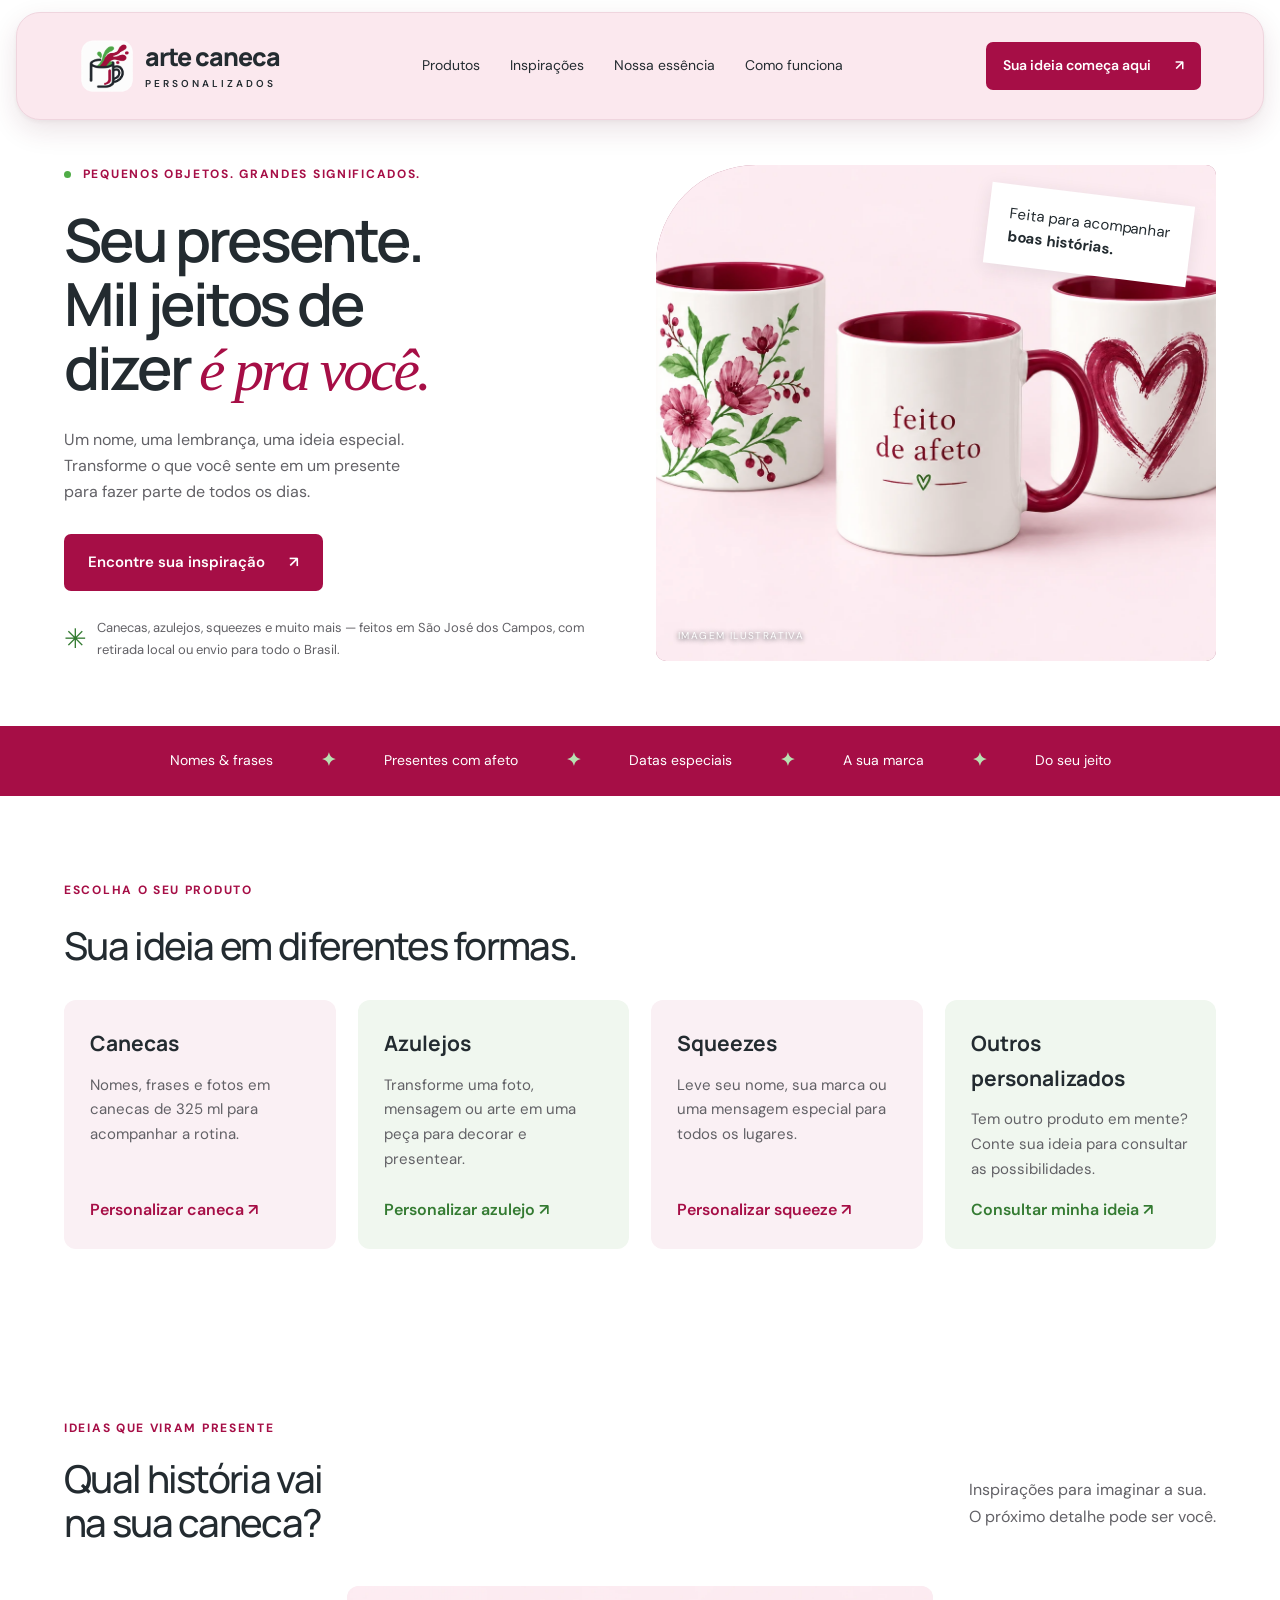
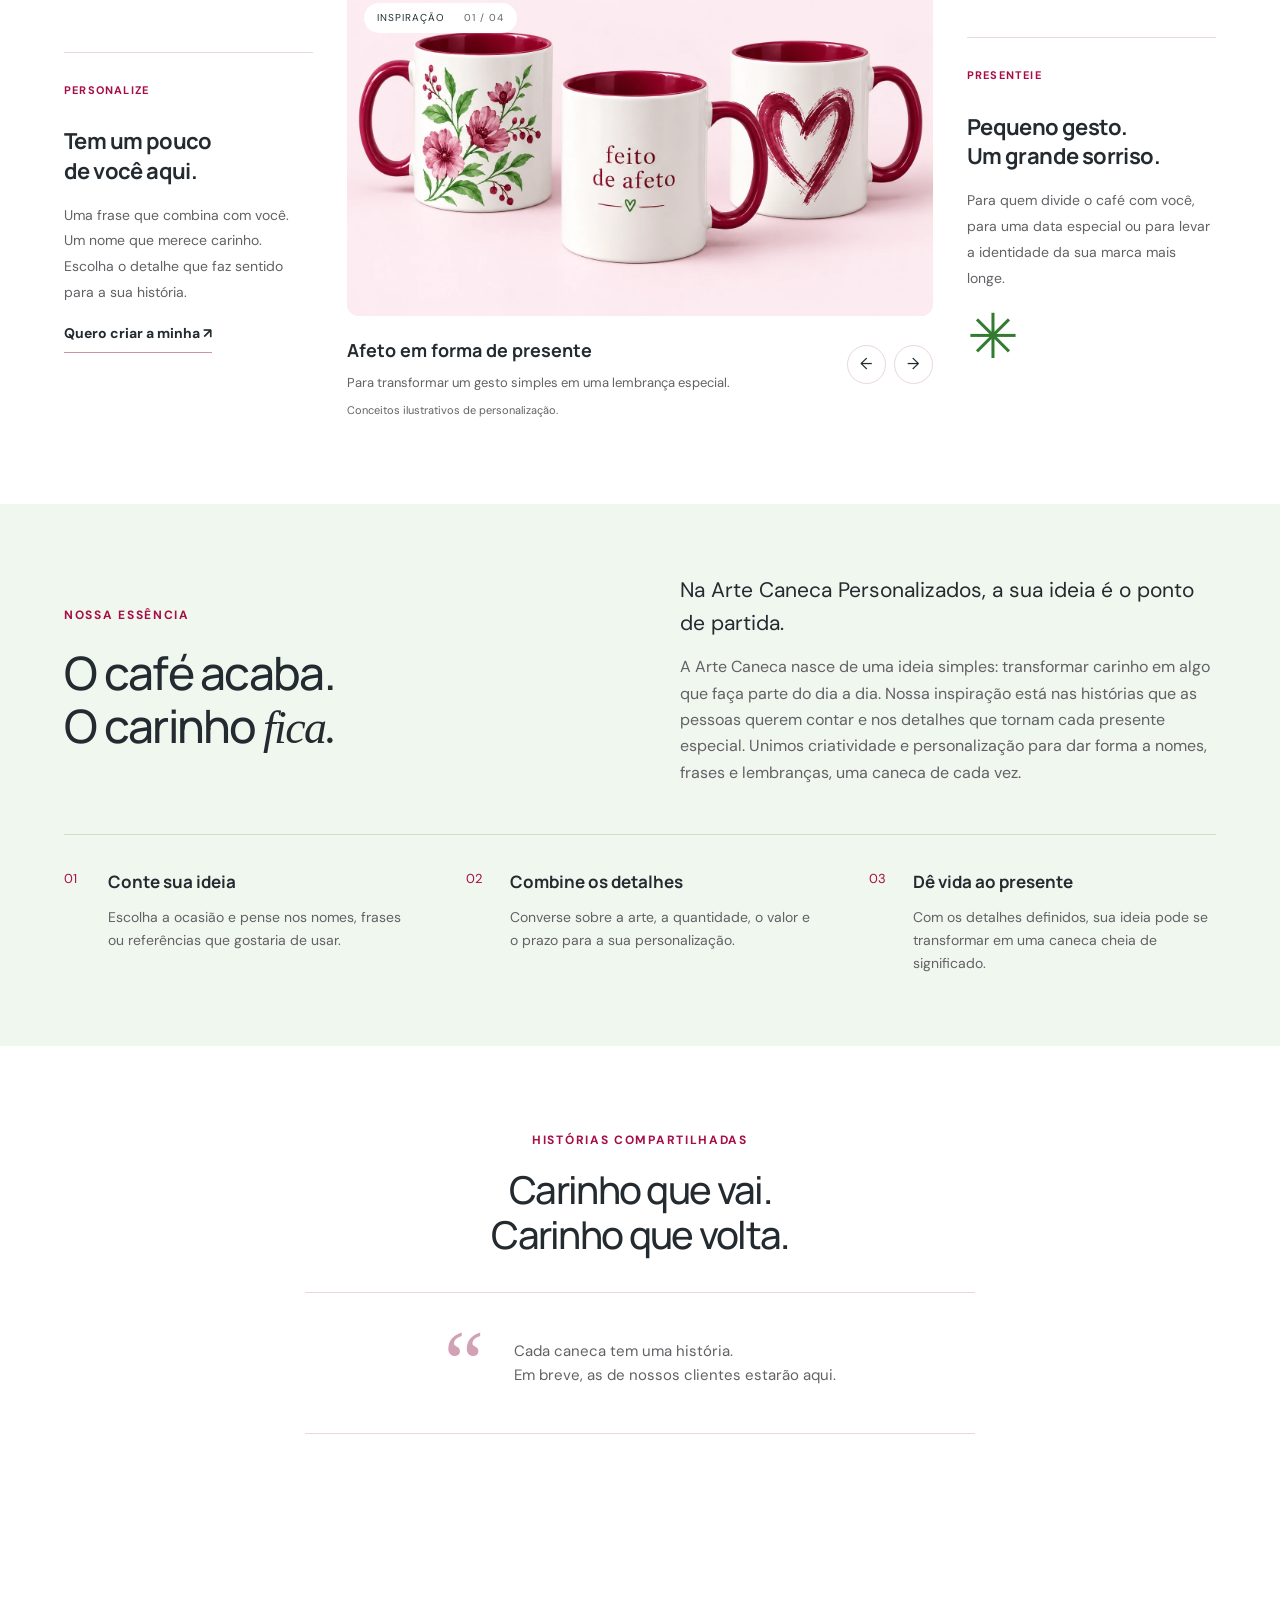
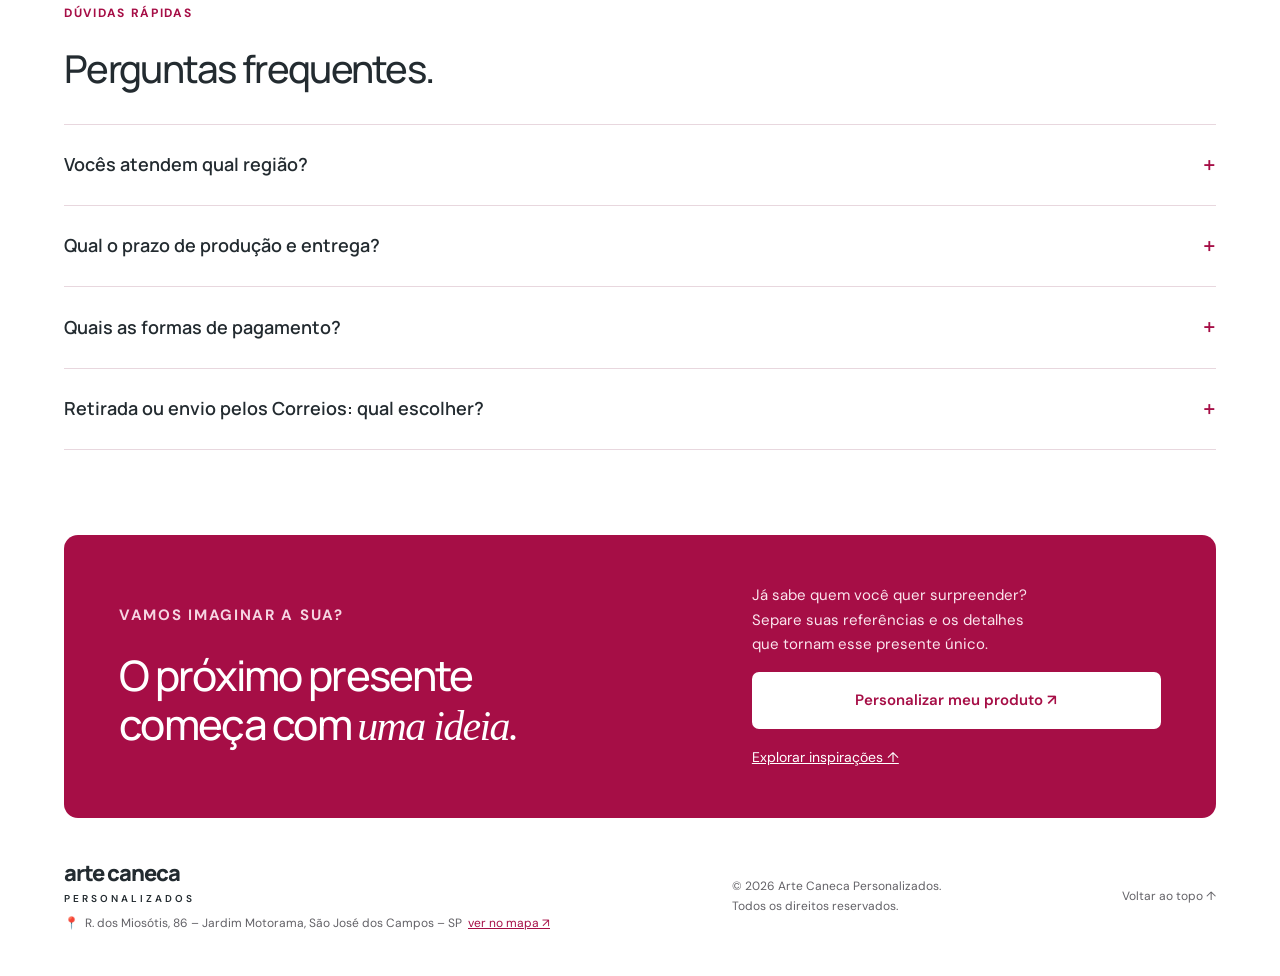
<file: index.html>
<!doctype html>
<html lang="pt-BR">
  <head>
    <meta charset="utf-8" />
    <meta name="viewport" content="width=device-width, initial-scale=1" />
    <title>Arte Caneca Personalizados | Canecas artesanais em São José dos Campos</title>
    <meta
      name="description"
      content="Canecas, azulejos, squeezes e produtos personalizados em São José dos Campos e região. Retirada local ou envio pelos Correios para todo o Brasil."
    />
    <meta property="og:type" content="website" />
    <meta property="og:locale" content="pt_BR" />
    <meta
      property="og:title"
      content="Arte Caneca Personalizados | Canecas artesanais em São José dos Campos"
    />
    <meta
      property="og:description"
      content="Sua ideia ganha lugar na rotina. Canecas, azulejos, squeezes e produtos personalizados, com retirada em São José dos Campos ou envio pelos Correios."
    />
    <meta property="og:image" content="https://SEU-DOMINIO.com.br/images/canecas.webp" />
    <meta property="og:url" content="https://SEU-DOMINIO.com.br/" />
    <link rel="icon" type="image/png" href="images/icone-arte-caneca-arredondado.png" />
    <link rel="stylesheet" href="css/styles.css" />
    <script type="application/ld+json">
      {
        "@context": "https://schema.org",
        "@type": "LocalBusiness",
        "name": "Arte Caneca Personalizados",
        "image": "https://SEU-DOMINIO.com.br/images/canecas.webp",
        "url": "https://SEU-DOMINIO.com.br/",
        "telephone": "+5512992260356",
        "address": {
          "@type": "PostalAddress",
          "streetAddress": "R. dos Miosótis, 86 - Jardim Motorama",
          "addressLocality": "São José dos Campos",
          "addressRegion": "SP",
          "postalCode": "12224-100",
          "addressCountry": "BR"
        }
      }
    </script>
  </head>
  <body>
    <a class="skip" href="#principal">Ir para o conteúdo</a>

    <!-- Cabeçalho: marca e navegação -->
    <header class="site-header">
      <div class="header wrap">
        <a class="brand" href="#" aria-label="Arte Caneca, início"
          ><img
            class="brand-icon"
            src="images/icone-arte-caneca-arredondado.png"
            alt=""
            width="56"
            height="56"
          /><span>arte caneca<small>PERSONALIZADOS</small></span></a
        >
        <nav aria-label="Menu principal">
          <a href="#produtos">Produtos</a><a href="#colecao">Inspirações</a
          ><a href="#sobre">Nossa essência</a><a href="#processo">Como funciona</a>
        </nav>
        <a class="button small order-link" href="pedido.html"
          >Sua ideia começa aqui <span aria-hidden="true">↗</span></a
        >
      </div>
    </header>
    <main id="principal">
      <!-- Apresentação principal -->
      <section class="hero wrap">
        <div class="hero-copy">
          <p class="eyebrow"><span></span> PEQUENOS OBJETOS. GRANDES SIGNIFICADOS.</p>
          <h1>Seu presente.<br />Mil jeitos de<br />dizer <em>é pra você.</em></h1>
          <p>
            Um nome, uma lembrança, uma ideia especial.<br />Transforme o que você sente em um
            presente<br class="desktop" />
            para fazer parte de todos os dias.
          </p>
          <a class="button" href="#colecao"
            >Encontre sua inspiração <span aria-hidden="true">↗</span></a
          >
          <div class="hero-note">
            <span aria-hidden="true">✳</span> Canecas, azulejos, squeezes e muito mais — feitos em
            São José dos Campos, com retirada local ou envio para todo o Brasil.
          </div>
        </div>
        <div class="hero-art">
          <img
            src="images/canecas.webp"
            alt="Exemplos ilustrativos de canecas brancas personalizadas com detalhes em vinho e verde"
            width="1200"
            height="800"
          />
          <div class="art-tag">Feita para acompanhar<br /><strong>boas histórias.</strong></div>
          <span class="image-note">IMAGEM ILUSTRATIVA</span>
        </div>
      </section>

      <!-- Faixa de opções de personalização -->
      <div class="ribbon" aria-label="Opções de personalização">
        <span>Nomes & frases</span><b>✦</b><span>Presentes com afeto</span><b>✦</b
        ><span>Datas especiais</span><b>✦</b><span>A sua marca</span><b>✦</b
        ><span>Do seu jeito</span>
      </div>

      <!-- Produtos disponíveis para personalização -->
      <section class="wrap section" id="produtos" aria-labelledby="products-title">
        <p class="eyebrow">ESCOLHA O SEU PRODUTO</p>
        <h2 id="products-title">Sua ideia em diferentes formas.</h2>
        <div class="product-grid">
          <article>
            <h3>Canecas</h3>
            <p>Nomes, frases e fotos em canecas de 325 ml para acompanhar a rotina.</p>
            <a href="pedido.html?produto=caneca">Personalizar caneca ↗</a>
          </article>
          <article>
            <h3>Azulejos</h3>
            <p>Transforme uma foto, mensagem ou arte em uma peça para decorar e presentear.</p>
            <a href="pedido.html?produto=azulejo">Personalizar azulejo ↗</a>
          </article>
          <article>
            <h3>Squeezes</h3>
            <p>Leve seu nome, sua marca ou uma mensagem especial para todos os lugares.</p>
            <a href="pedido.html?produto=squeeze">Personalizar squeeze ↗</a>
          </article>
          <article>
            <h3>Outros personalizados</h3>
            <p>Tem outro produto em mente? Conte sua ideia para consultar as possibilidades.</p>
            <a href="pedido.html?produto=outro">Consultar minha ideia ↗</a>
          </article>
        </div>
      </section>

      <!-- Galeria de inspirações e controles do carrossel -->
      <section class="collection wrap section" id="colecao">
        <div class="section-head">
          <div>
            <p class="eyebrow">IDEIAS QUE VIRAM PRESENTE</p>
            <h2>Qual história vai<br />na sua caneca?</h2>
          </div>
          <p>Inspirações para imaginar a sua.<br />O próximo detalhe pode ser você.</p>
        </div>
        <div class="showcase">
          <aside class="side-copy">
            <span class="number">PERSONALIZE</span>
            <h3>Tem um pouco<br />de você aqui.</h3>
            <p>
              Uma frase que combina com você. Um nome que merece carinho. Escolha o detalhe que faz
              sentido para a sua história.
            </p>
            <a class="order-link" href="pedido.html"
              >Quero criar a minha <span aria-hidden="true">↗</span></a
            >
          </aside>
          <div
            class="slider"
            role="region"
            aria-roledescription="carrossel"
            aria-label="Inspirações de canecas"
          >
            <div class="slide-image">
              <img
                id="slide-image"
                src="images/canecas.webp"
                alt="Canecas com arte personalizada em vinho e verde, exemplo ilustrativo"
                width="1200"
                height="800"
              /><span class="pill">INSPIRAÇÃO <span id="slide-count">01 / 04</span></span>
            </div>
            <div class="slide-bottom">
              <div aria-live="polite">
                <h3 id="slide-title">Afeto em forma de presente</h3>
                <p id="slide-description">
                  Para transformar um gesto simples em uma lembrança especial.
                </p>
              </div>
              <div class="arrows">
                <button id="previous" aria-label="Inspiração anterior">←</button
                ><button id="next" aria-label="Próxima inspiração">→</button>
              </div>
            </div>
            <p class="caption">Conceitos ilustrativos de personalização.</p>
          </div>
          <aside class="side-copy right">
            <span class="number">PRESENTEIE</span>
            <h3>Pequeno gesto.<br />Um grande sorriso.</h3>
            <p>
              Para quem divide o café com você, para uma data especial ou para levar a identidade da
              sua marca mais longe.
            </p>
            <span class="outline-star" aria-hidden="true">✳</span>
          </aside>
        </div>
      </section>

      <!-- História da empresa e etapas do pedido -->
      <section class="about" id="sobre">
        <div class="wrap about-grid">
          <div>
            <p class="eyebrow">NOSSA ESSÊNCIA</p>
            <h2>O café acaba.<br />O carinho <em>fica.</em></h2>
          </div>
          <div>
            <p id="story-title" class="about-lead">
              Na Arte Caneca Personalizados, a sua ideia é o ponto de partida.
            </p>
            <p id="story-text">
              Acreditamos no valor dos detalhes: uma palavra, uma cor, uma memória. Nossa proposta é
              dar espaço a tudo isso em um objeto que acompanha a rotina e aproxima pessoas.
            </p>
          </div>
        </div>
        <div class="wrap steps" id="processo">
          <article>
            <span>01</span>
            <h3>Conte sua ideia</h3>
            <p>Escolha a ocasião e pense nos nomes, frases ou referências que gostaria de usar.</p>
          </article>
          <article>
            <span>02</span>
            <h3>Combine os detalhes</h3>
            <p>Converse sobre a arte, a quantidade, o valor e o prazo para a sua personalização.</p>
          </article>
          <article>
            <span>03</span>
            <h3>Dê vida ao presente</h3>
            <p>
              Com os detalhes definidos, sua ideia pode se transformar em uma caneca cheia de
              significado.
            </p>
          </article>
        </div>
      </section>

      <!-- Espaço para avaliações reais de clientes -->
      <section class="reviews wrap section">
        <p class="eyebrow">HISTÓRIAS COMPARTILHADAS</p>
        <h2>Carinho que vai.<br />Carinho que volta.</h2>
        <div class="review-empty">
          <span aria-hidden="true">“</span>
          <p>
            Cada caneca tem uma história.<br /><strong
              >Em breve, as de nossos clientes estarão aqui.</strong
            >
          </p>
        </div>
      </section>

      <!-- Perguntas frequentes -->
      <section class="faq wrap section" id="faq" aria-labelledby="faq-title">
        <p class="eyebrow">DÚVIDAS RÁPIDAS</p>
        <h2 id="faq-title">Perguntas frequentes.</h2>
        <div class="faq-list">
          <details class="faq-item">
            <summary>Vocês atendem qual região?</summary>
            <p>
              Temos retirada no local em São José dos Campos e enviamos pelos Correios para todo o
              Brasil.
            </p>
          </details>
          <details class="faq-item">
            <summary>Qual o prazo de produção e entrega?</summary>
            <p>
              O prazo de produção varia conforme o produto e a quantidade, e é confirmado logo após
              o pedido pelo WhatsApp. Para envios, soma-se o prazo dos Correios até o seu endereço.
            </p>
          </details>
          <details class="faq-item">
            <summary>Quais as formas de pagamento?</summary>
            <p>
              As formas de pagamento aceitas são combinadas no fechamento do pedido, pelo WhatsApp.
            </p>
          </details>
          <details class="faq-item">
            <summary>Retirada ou envio pelos Correios: qual escolher?</summary>
            <p>
              Se você está em São José dos Campos, a retirada no local é gratuita e mais rápida.
              Para outras cidades, enviamos pelos Correios, com frete e prazo confirmados a partir
              do seu CEP.
            </p>
          </details>
        </div>
      </section>
      <section class="contact wrap" id="contato">
        <div>
          <p class="eyebrow">VAMOS IMAGINAR A SUA?</p>
          <h2>O próximo presente<br />começa com <em>uma ideia.</em></h2>
        </div>
        <div>
          <p>
            Já sabe quem você quer surpreender?<br />Separe suas referências e os detalhes<br />que
            tornam esse presente único.
          </p>
          <a class="button order-link contact-order-link" href="pedido.html"
            >Personalizar meu produto ↗</a
          ><a class="text-link" href="#colecao">Explorar inspirações ↑</a>
        </div>
      </section>
    </main>

    <!-- Rodapé -->
    <footer class="wrap">
      <div class="footer-brand-group">
        <a class="brand footer-brand" href="#">arte caneca<small>PERSONALIZADOS</small></a>
        <p class="footer-address">
          <span aria-hidden="true">📍</span>R. dos Miosótis, 86 – Jardim Motorama, São José dos
          Campos – SP
          <a
            href="https://maps.app.goo.gl/suKqEvNuu79UVMF27"
            target="_blank"
            rel="noopener noreferrer"
            >ver no mapa ↗</a
          >
        </p>
      </div>
      <p>
        © <span id="year">2026</span> Arte Caneca Personalizados.<br />Todos os direitos
        reservados.
      </p>
      <a href="#">Voltar ao topo ↑</a>
    </footer>

    <!-- Carregue a configuração antes do código que a utiliza -->
    <script src="js/config.js"></script>
    <script src="js/script.js"></script>
  </body>
</html>
</file>
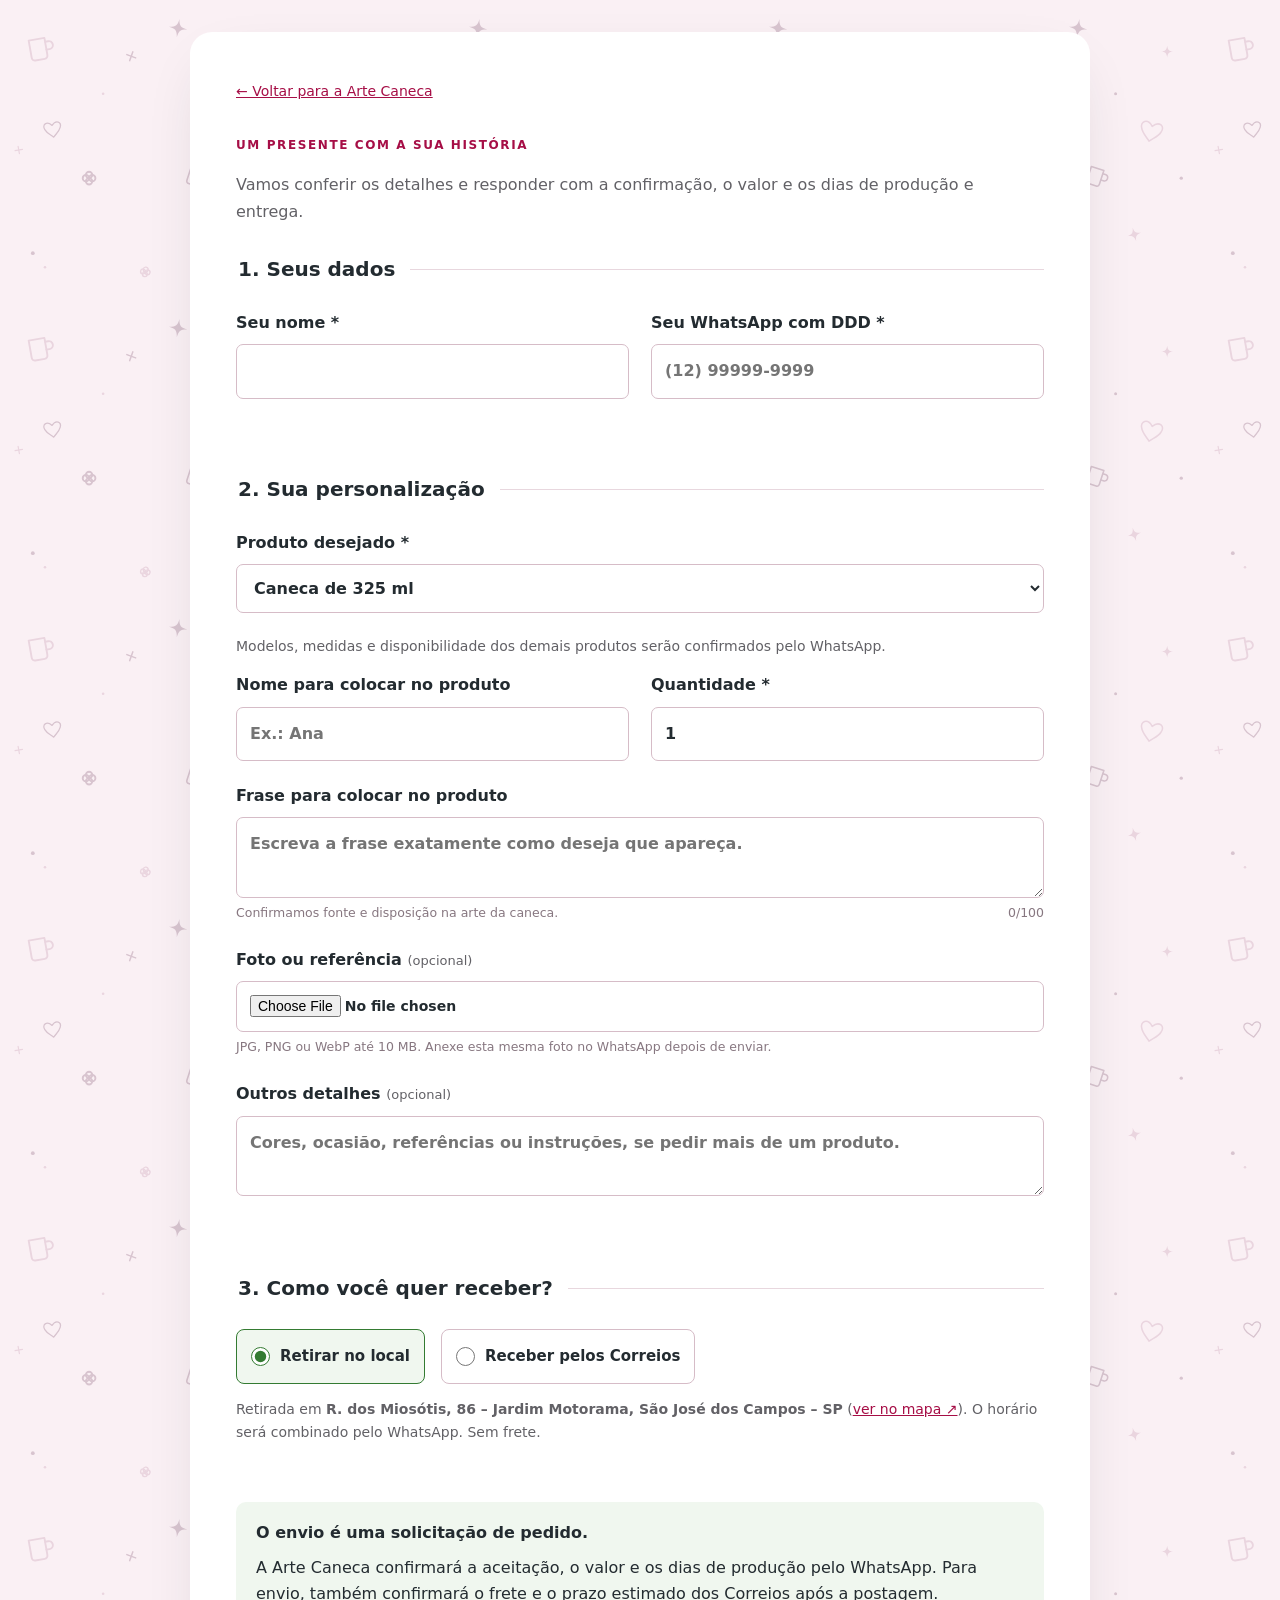
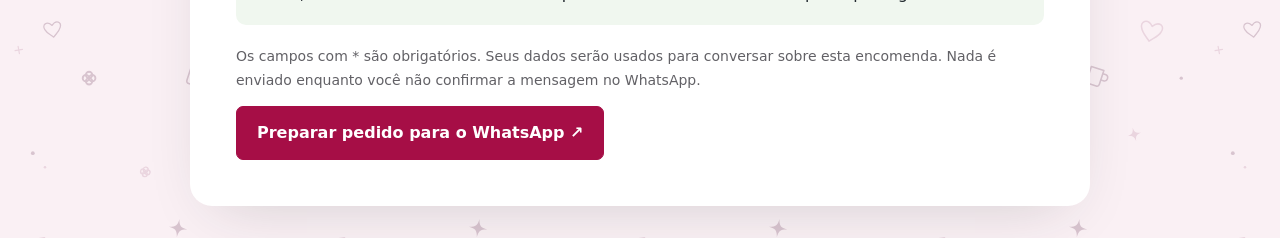
<file: pedido.html>
<!doctype html>
<html lang="pt-BR">
  <head>
    <meta charset="utf-8" />
    <meta name="viewport" content="width=device-width, initial-scale=1" />
    <title>Personalize seu produto | Arte Caneca em São José dos Campos</title>
    <meta
      name="description"
      content="Conte como você quer seu produto personalizado e solicite um orçamento pelo WhatsApp da Arte Caneca, em São José dos Campos."
    />
    <meta property="og:type" content="website" />
    <meta property="og:locale" content="pt_BR" />
    <meta
      property="og:title"
      content="Personalize seu produto | Arte Caneca em São José dos Campos"
    />
    <meta
      property="og:description"
      content="Conte como você quer seu produto personalizado e solicite um orçamento pelo WhatsApp da Arte Caneca."
    />
    <meta property="og:image" content="https://SEU-DOMINIO.com.br/images/canecas.webp" />
    <meta property="og:url" content="https://SEU-DOMINIO.com.br/pedido.html" />
    <link rel="icon" type="image/png" href="images/icone-arte-caneca-arredondado.png" />
    <link rel="stylesheet" href="css/pedido.css" />
  </head>
  <body>
    <main class="order-card">
      <a class="back" href="index.html">← Voltar para a Arte Caneca</a>
      <p class="eyebrow">UM PRESENTE COM A SUA HISTÓRIA</p>
      <p class="intro">
        Vamos conferir os detalhes e responder
        com a confirmação, o valor e os dias de produção e entrega.
      </p>

      <form id="order-form">
        <fieldset>
          <legend>1. Seus dados</legend>
          <div class="grid">
            <label
              >Seu nome <span aria-hidden="true">*</span
              ><input name="cliente" autocomplete="name" required maxlength="80"
            /></label>
            <label
              >Seu WhatsApp com DDD <span aria-hidden="true">*</span
              ><input
                name="telefone"
                autocomplete="tel"
                type="tel"
                required
                maxlength="20"
                placeholder="(12) 99999-9999"
            /></label>
          </div>
        </fieldset>

        <fieldset>
          <legend>2. Sua personalização</legend>
          <label
            >Produto desejado *<select name="produto" required>
              <option value="caneca">Caneca de 325 ml</option>
              <option value="azulejo">Azulejo personalizado</option>
              <option value="squeeze">Squeeze personalizado</option>
              <option value="outro">Outro produto personalizado</option>
            </select></label
          >
          <label id="other-product-field" hidden
            >Qual produto você deseja? *<input
              name="outroProduto"
              maxlength="100"
              placeholder="Ex.: chaveiro, quadro, capinha de celular..."
              disabled
          /></label>
          <p id="product-help" class="help">
            Modelos, medidas e disponibilidade dos demais produtos serão confirmados pelo WhatsApp.
          </p>
          <div class="grid">
            <label
              ><span id="name-label-text">Nome para colocar no produto</span
              ><input name="nomeCaneca" maxlength="80" placeholder="Ex.: Ana"
            /></label>
            <label
              >Quantidade <span aria-hidden="true">*</span
              ><input name="quantidade" type="number" min="1" max="100" step="1" required value="1"
            /></label>
          </div>
          <div class="field">
            <label
              ><span id="phrase-label-text">Frase para colocar no produto</span
              ><textarea
                name="frase"
                rows="2"
                maxlength="100"
                aria-describedby="phrase-help"
                placeholder="Escreva a frase exatamente como deseja que apareça."
              ></textarea>
            </label>
            <div class="hint-row">
              <span id="phrase-help">Confirmamos fonte e disposição na arte.</span>
              <span id="phrase-count" aria-live="polite">0/100</span>
            </div>
          </div>

          <div class="field">
            <label
              >Foto ou referência <span class="optional">(opcional)</span
              ><input
                id="photo"
                type="file"
                accept="image/jpeg,image/png,image/webp"
                aria-describedby="photo-help"
            /></label>
            <p id="photo-help" class="hint">
              JPG, PNG ou WebP até 10 MB. Anexe esta mesma foto no WhatsApp depois de enviar.
            </p>
            <p id="photo-status" class="hint" role="status"></p>
            <div id="photo-preview" hidden>
              <img id="preview-image" alt="Prévia da foto selecionada para personalização" /><button
                type="button"
                id="remove-photo"
                class="secondary"
              >
                Remover foto
              </button>
            </div>
          </div>

          <div class="field">
            <label
              ><span id="details-label-text">Outros detalhes</span>
              <span class="optional">(opcional)</span
              ><textarea
                name="observacoes"
                rows="2"
                maxlength="700"
                placeholder="Cores, ocasião, referências ou instruções, se pedir mais de um produto."
              ></textarea>
            </label>
          </div>
        </fieldset>

        <fieldset>
          <legend>3. Como você quer receber?</legend>
          <div class="delivery-options">
            <label class="choice"
              ><input type="radio" name="entrega" value="retirada" checked /> Retirar no
              local</label
            >
            <label class="choice"
              ><input type="radio" name="entrega" value="envio" /> Receber pelos Correios</label
            >
          </div>
          <p id="pickup-note" class="help">
            Retirada em
            <strong>R. dos Miosótis, 86 – Jardim Motorama, São José dos Campos – SP</strong> (<a
              href="https://maps.app.goo.gl/suKqEvNuu79UVMF27"
              target="_blank"
              rel="noopener noreferrer"
              >ver no mapa ↗</a
            >). O horário será combinado pelo WhatsApp. Sem frete.
          </p>
          <fieldset id="shipping-fields" hidden disabled>
            <legend>Endereço de entrega</legend>
            <p id="cep-status" class="help" role="status">
              Digite os 8 dígitos do CEP para buscar o endereço via ViaCEP.
            </p>
            <button id="lookup-cep" type="button" class="secondary">
              Buscar endereço pelo CEP
            </button>
            <div class="grid">
              <label
                >CEP <span aria-hidden="true">*</span
                ><input
                  name="cep"
                  aria-describedby="cep-status"
                  inputmode="numeric"
                  autocomplete="postal-code"
                  required
                  pattern="[0-9]{5}-?[0-9]{3}"
                  maxlength="9"
                  placeholder="00000-000"
              /></label>
              <label
                >Destinatário <span aria-hidden="true">*</span
                ><input name="destinatario" autocomplete="shipping name" required maxlength="80"
              /></label>
            </div>
            <label
              >Rua ou avenida <span aria-hidden="true">*</span
              ><input name="rua" autocomplete="shipping address-line1" required maxlength="120"
            /></label>
            <div class="grid">
              <label
                >Número <span aria-hidden="true">*</span
                ><input
                  name="numero"
                  required
                  maxlength="15"
                  placeholder="Use s/n quando não houver número"
              /></label>
              <label
                >Complemento<input
                  name="complemento"
                  autocomplete="shipping address-line2"
                  maxlength="100"
              /></label>
              <label
                >Bairro <span aria-hidden="true">*</span
                ><input name="bairro" required maxlength="80"
              /></label>
              <label
                >Cidade <span aria-hidden="true">*</span
                ><input
                  name="cidade"
                  autocomplete="shipping address-level2"
                  required
                  maxlength="80"
              /></label>
              <label
                >Estado (UF) <span aria-hidden="true">*</span
                ><select name="uf" autocomplete="shipping address-level1" required>
                  <option value="">Selecione</option>
                </select></label
              >
            </div>
            <div class="freight">
              <h3>Simulação de frete</h3>
              <p class="help">
                Valores demonstrativos. Esta simulação não consulta os Correios e não varia conforme
                a distância. O frete real e o prazo serão confirmados pela Arte Caneca.
              </p>
              <button id="calculate-freight" class="secondary" type="button">Simular frete</button>
              <p id="freight-status" role="status">Preencha o CEP e clique em simular.</p>
              <a
                href="https://www2.correios.com.br/sistemas/precosPrazos/"
                target="_blank"
                rel="noopener noreferrer"
                >Consultar o simulador dos Correios ↗</a
              >
            </div>
          </fieldset>
        </fieldset>

        <div class="confirmation">
          <strong>O envio é uma solicitação de pedido.</strong>
          <p>
            A Arte Caneca confirmará a aceitação, o valor e os dias de produção pelo WhatsApp. Para
            envio, também confirmará o frete e o prazo estimado dos Correios após a postagem.
          </p>
        </div>
        <p class="help">
          Os campos com * são obrigatórios. Seus dados serão usados para conversar sobre esta
          encomenda. Nada é enviado enquanto você não confirmar a mensagem no WhatsApp.
        </p>
        <button class="primary" type="submit">Preparar pedido para o WhatsApp ↗</button>
        <p id="form-status" role="status" tabindex="-1"></p>
      </form>

      <section id="review" hidden aria-labelledby="review-title">
        <h2 id="review-title" tabindex="-1">Confira seu pedido</h2>
        <pre id="order-summary"></pre>
        <p id="attachment-reminder" class="confirmation" hidden></p>
        <div class="actions">
          <a id="send-whatsapp" class="primary" target="_blank" rel="noopener noreferrer"
            >Abrir pedido no WhatsApp ↗</a
          ><button id="copy-order" type="button" class="secondary">Copiar pedido</button
          ><button id="edit-order" type="button" class="secondary">Alterar dados</button>
        </div>
        <p id="send-status" role="status">
          No WhatsApp, confira e toque em enviar. Aguarde a resposta da Arte Caneca para confirmar a
          encomenda.
        </p>
      </section>
      <noscript
        >Ative o JavaScript para preencher o formulário. Você também pode
        <a href="https://wa.me/5512992260356">fazer o pedido pelo WhatsApp</a>.</noscript
      >
    </main>
    <script src="js/config.js"></script>
    <script src="js/pedido.js"></script>
    <script src="js/cep.js"></script>
  </body>
</html>
</file>
<file: css/styles.css>
@import url('https://fonts.googleapis.com/css2?family=DM+Sans:wght@400;500;600;700&family=Manrope:wght@400;500;600;700;800&display=swap');
.contact .contact-order-link {
  display: flex;
  background: white;
  color: #a60e46;
  margin-bottom: 15px;
}
.contact .contact-order-link:hover {
  background: #faf0f4;
}

/* 01. Cores e estilos gerais */
:root {
  --brand: #a60e46;
  --green: #4fac46;
  --green-dark: #347b32;
  --ink: #232b30;
  --muted: #626166;
  --pale: #faf0f4;
  --line: #e8d7de;
}
* {
  box-sizing: border-box;
}
html {
  scroll-behavior: smooth;
  scroll-padding-top: calc(var(--header-height, 140px) + 20px);
}
body {
  margin: 0;
  background: #fff;
  color: var(--ink);
  font-family: 'DM Sans', sans-serif;
  font-size: 16px;
  line-height: 1.65;
}
a {
  color: inherit;
  text-decoration: none;
}
button,
a {
  -webkit-tap-highlight-color: transparent;
}
button {
  font: inherit;
}
a:focus-visible,
button:focus-visible {
  outline: 3px solid #347b32;
  outline-offset: 5px;
}
/* 02. Estrutura, cabeçalho e navegação */
.wrap {
  width: min(1240px, 90%);
  margin: auto;
}
.site-header {
  position: sticky;
  top: 12px;
  z-index: 100;
  width: calc(100% - 32px);
  margin: 12px auto 0;
  background: #fbe8ee;
  border: 1px solid #efd5de;
  border-radius: 24px;
  box-shadow:
    0 10px 28px rgba(93, 28, 52, 0.12),
    0 2px 5px rgba(93, 28, 52, 0.05);
}
.header {
  display: flex;
  align-items: center;
  justify-content: space-between;
  gap: 28px;
  padding: 25px 0;
}
.brand {
  display: flex;
  align-items: center;
  gap: 10px;
  font-family: 'Manrope', sans-serif;
  font-size: 25px;
  font-weight: 800;
  line-height: 1.2;
  letter-spacing: -1px;
}
.brand small {
  display: block;
  font:
    600 10px 'DM Sans',
    sans-serif;
  letter-spacing: 3px;
  margin-top: 5px;
}
.brand-icon {
  display: block;
  width: 56px;
  height: 56px;
  flex-shrink: 0;
  object-fit: contain;
  border-radius: 16px;
}
nav {
  display: flex;
  gap: 30px;
  font-size: 14px;
}
nav a:hover,
.text-link:hover {
  color: var(--brand);
  text-decoration: underline;
}
.button {
  display: inline-flex;
  align-items: center;
  justify-content: center;
  gap: 24px;
  padding: 16px 24px;
  border-radius: 7px;
  background: var(--brand);
  color: white;
  font-weight: 600;
  font-size: 15px;
  transition:
    background 0.2s,
    transform 0.2s;
}
.button:hover {
  background: #7d0a35;
  transform: translateY(-2px);
}
.small {
  padding: 12px 17px;
  font-size: 14px;
}
/* 03. Apresentação principal */
.hero {
  display: grid;
  grid-template-columns: 1fr 1fr;
  gap: 32px;
  padding: 45px 0 65px;
  align-items: center;
}
.eyebrow {
  font-size: 12px;
  letter-spacing: 1.7px;
  font-weight: 700;
  margin: 0 0 23px;
  color: var(--brand);
}
.eyebrow span {
  display: inline-block;
  width: 7px;
  height: 7px;
  border-radius: 50%;
  background: var(--brand);
  margin-right: 7px;
}
h1,
h2,
h3,
p {
  margin-top: 0;
}
h1,
h2,
h3 {
  font-family: 'Manrope', sans-serif;
}
h1 {
  font-size: clamp(44px, 4.65vw, 68px);
  line-height: 1.08;
  letter-spacing: -3px;
  margin-bottom: 24px;
  font-weight: 600;
}
em {
  font-family: Georgia, serif;
  font-weight: 400;
}
h1 em {
  color: var(--brand);
}
.hero-copy > p:not(.eyebrow) {
  color: var(--muted);
  margin-bottom: 28px;
}
.hero-note {
  margin-top: 26px;
  font-size: 13px;
  color: var(--muted);
  display: flex;
  align-items: center;
  gap: 10px;
}
.hero-note span {
  font-size: 27px;
  color: var(--brand);
}
.hero-art {
  min-height: 490px;
  height: 100%;
  position: relative;
  overflow: hidden;
  border-radius: 100px 10px 10px 10px;
  background: #bb7891;
}
.hero-art > img {
  width: 100%;
  height: 100%;
  object-fit: cover;
  position: absolute;
}
.art-tag {
  position: absolute;
  top: 29px;
  right: 25px;
  background: #ffffff;
  transform: rotate(7deg);
  padding: 18px 21px;
  line-height: 1.5;
  font-size: 15px;
  box-shadow: 0 4px 18px #232b3018;
}
.image-note {
  position: absolute;
  bottom: 17px;
  left: 22px;
  font-size: 10px;
  letter-spacing: 1.4px;
  color: white;
  text-shadow: 0 1px 5px #232b30;
}
/* 04. Faixa de personalização */
.ribbon {
  background: var(--brand);
  color: white;
  display: flex;
  justify-content: center;
  align-items: center;
  gap: 48px;
  padding: 20px;
  overflow: hidden;
  white-space: nowrap;
  font-size: 14px;
}
.ribbon b {
  font-size: 18px;
  color: #b8e1b1;
}
/* 05. Galeria e carrossel */
.section {
  padding-top: 85px;
  padding-bottom: 85px;
}
.section-head {
  display: flex;
  justify-content: space-between;
  align-items: end;
  margin-bottom: 40px;
}
.section-head p:last-child {
  color: var(--muted);
}
h2 {
  font-size: clamp(32px, 3vw, 43px);
  font-weight: 500;
  letter-spacing: -1.7px;
  line-height: 1.16;
  margin-bottom: 0;
}
.section-head .eyebrow {
  margin-bottom: 18px;
}
.showcase {
  display: grid;
  grid-template-columns: 1fr 2.35fr 1fr;
  gap: 34px;
  align-items: center;
}
.side-copy {
  border-top: 1px solid var(--line);
  padding-top: 23px;
}
.number {
  font-size: 11px;
  letter-spacing: 1.2px;
  color: var(--brand);
  font-weight: 700;
}
.side-copy h3 {
  font-size: 22px;
  line-height: 1.35;
  letter-spacing: -0.6px;
  margin: 25px 0 16px;
}
.side-copy p {
  font-size: 14px;
  color: var(--muted);
  line-height: 1.85;
}
.side-copy a {
  font-size: 14px;
  font-weight: 700;
  border-bottom: 1px solid #c896aa;
  padding-bottom: 7px;
  display: inline-block;
}
.outline-star {
  font-size: 62px;
  font-weight: 400;
  color: var(--brand);
  line-height: 1;
}
.slide-image {
  height: 330px;
  position: relative;
  border-radius: 12px;
  overflow: hidden;
  background: var(--pale);
}
.slide-image img {
  width: 100%;
  height: 100%;
  object-fit: cover;
  transition:
    object-position 0.4s,
    transform 0.4s;
}
.pill {
  position: absolute;
  left: 17px;
  top: 17px;
  background: white;
  border-radius: 30px;
  padding: 7px 13px;
  font-size: 10px;
  letter-spacing: 1px;
}
.pill span {
  margin-left: 15px;
  color: var(--muted);
}
.slide-bottom {
  display: flex;
  gap: 15px;
  align-items: center;
  justify-content: space-between;
  padding: 20px 0 8px;
}
.slide-bottom h3 {
  font-size: 18px;
  margin: 0 0 6px;
}
.slide-bottom p {
  font-size: 13px;
  margin: 0;
  color: var(--muted);
}
.arrows {
  display: flex;
  gap: 8px;
}
.arrows button {
  cursor: pointer;
  border: 1px solid var(--line);
  border-radius: 50%;
  background: white;
  color: var(--ink);
  width: 39px;
  height: 39px;
}
.arrows button:hover {
  background: var(--brand);
  color: white;
}
.caption {
  font-size: 11px;
  color: var(--muted);
  margin: 0;
}
/* 06. História da empresa e processo */
.about {
  background: var(--pale);
  padding: 70px 0;
}
.about-grid {
  display: grid;
  grid-template-columns: 1fr 1fr;
  gap: 80px;
  align-items: center;
}
.about-grid h2 {
  font-size: 46px;
}
.about-grid p {
  color: var(--muted);
  margin-bottom: 0;
}
.about-grid .eyebrow {
  margin-bottom: 20px;
  color: var(--brand);
}
.about-grid .about-lead {
  font-size: 21px;
  color: var(--ink);
  line-height: 1.55;
  margin-bottom: 15px;
}
.steps {
  display: grid;
  grid-template-columns: repeat(3, 1fr);
  gap: 55px;
  margin-top: 48px;
  border-top: 1px solid #e4cdd7;
  padding-top: 33px;
}
.steps article {
  position: relative;
  padding-left: 44px;
}
.steps span {
  position: absolute;
  left: 0;
  color: var(--brand);
  font-size: 13px;
}
.steps h3 {
  font-size: 17px;
  margin-bottom: 10px;
}
.steps p {
  font-size: 14px;
  color: var(--muted);
  margin: 0;
}
/* 07. Avaliações */
.reviews {
  text-align: center;
}
.reviews .eyebrow {
  margin-bottom: 18px;
}
.review-empty {
  margin: 35px auto 0;
  max-width: 670px;
  display: flex;
  align-items: center;
  justify-content: center;
  gap: 30px;
  padding: 25px;
  border-top: 1px solid var(--line);
  border-bottom: 1px solid var(--line);
}
.review-empty > span {
  font: 90px Georgia;
  color: #d2a1b5;
  line-height: 1;
}
.review-empty p {
  margin: 0;
  color: var(--muted);
  font-size: 15px;
  text-align: left;
}
.review-empty strong {
  font-weight: 400;
}
/* FAQ */
.faq-list {
  margin-top: 32px;
  border-top: 1px solid var(--line);
}
.faq-item {
  border-bottom: 1px solid var(--line);
  padding: 22px 0;
}
.faq-item summary {
  cursor: pointer;
  font-family: 'Manrope', sans-serif;
  font-size: 18px;
  font-weight: 600;
  list-style: none;
  display: flex;
  justify-content: space-between;
  align-items: center;
  gap: 20px;
}
.faq-item summary::-webkit-details-marker {
  display: none;
}
.faq-item summary::after {
  content: '+';
  font-size: 22px;
  color: var(--brand);
  flex-shrink: 0;
}
.faq-item[open] summary::after {
  content: '–';
}
.faq-item p {
  margin-top: 14px;
  color: var(--muted);
  font-size: 15px;
  max-width: 640px;
}
/* 08. Contato */
.contact {
  background: var(--brand);
  color: white;
  border-radius: 14px;
  padding: 48px 55px;
  display: grid;
  grid-template-columns: 1.4fr 1fr;
  gap: 60px;
  align-items: center;
}
.contact .eyebrow {
  color: #f6d5e2;
}
.contact h2 {
  font-size: 42px;
}
.contact p {
  font-size: 15px;
  color: #fbe5ee;
}
.contact-pending {
  padding: 10px 0;
  border-top: 1px solid #ffffff40;
  border-bottom: 1px solid #ffffff40;
}
.text-link {
  font-size: 14px;
  text-decoration: underline;
}
.contact .text-link:hover {
  color: white;
}
/* 09. Rodapé e link de acessibilidade */
footer {
  padding: 42px 0 !important;
  display: flex;
  justify-content: space-between;
  align-items: center;
  gap: 25px;
}
footer p,
footer > a:last-child {
  font-size: 12px;
  color: var(--muted);
  margin: 0;
}
.footer-brand {
  display: block;
  font-size: 22px;
}
.footer-brand-group {
  display: flex;
  flex-direction: column;
  gap: 9px;
}
.footer-address {
  display: flex;
  flex-wrap: wrap;
  align-items: center;
  gap: 6px;
  font-size: 12px;
  color: var(--muted);
  margin: 0;
}
.footer-address a {
  color: var(--brand);
  text-decoration: underline;
}
.skip {
  position: fixed;
  top: -100px;
  left: 12px;
  z-index: 10;
  background: white;
  padding: 12px;
}
.skip:focus {
  top: 10px;
}
/* 10. Telas grandes */
@media (min-width: 1450px) {
  .hero-art {
    min-height: 540px;
  }
}
/* 11. Tablets */
@media (max-width: 1000px) {
  nav {
    gap: 17px;
  }
  .header .small {
    display: none;
  }
  .hero {
    gap: 25px;
  }
  .hero-art {
    min-height: 430px;
  }
  .ribbon {
    gap: 28px;
  }
  .showcase {
    grid-template-columns: 1fr 2fr;
  }
  .side-copy.right {
    display: none;
  }
  .contact {
    gap: 30px;
    padding: 40px;
  }
  .about-grid {
    gap: 40px;
  }
}
/* 12. Celulares */
@media (max-width: 650px) {
  .site-header {
    top: 8px;
    width: calc(100% - 16px);
    margin-top: 8px;
    border-radius: 18px;
  }
  .header {
    padding: 14px 0;
    flex-direction: column;
    justify-content: center;
    align-items: center;
    gap: 12px;
  }
  .header .brand {
    justify-content: center;
    font-size: 20px;
    gap: 8px;
  }
  .header .brand-icon {
    width: 40px;
    height: 40px;
    border-radius: 12px;
  }
  .header .brand small {
    font-size: 9px;
    letter-spacing: 2px;
  }
  .header nav {
    justify-content: center;
    flex-wrap: wrap;
    column-gap: 16px;
    row-gap: 4px;
  }
  .header nav a {
    padding: 8px 0;
  }
  nav {
    width: 100%;
    justify-content: space-between;
    font-size: 13px;
    gap: 8px;
  }
  .hero {
    grid-template-columns: 1fr;
    padding: 25px 0 38px;
    gap: 30px;
  }
  h1 {
    font-size: 49px;
    letter-spacing: -2.3px;
  }
  .eyebrow {
    font-size: 10px;
    letter-spacing: 1.2px;
  }
  .hero-art {
    height: 370px;
    min-height: 0;
    border-top-left-radius: 70px;
  }
  .hero-note {
    margin-top: 18px;
  }
  .hero-copy > p:not(.eyebrow) {
    font-size: 15px;
  }
  .ribbon {
    justify-content: center;
    flex-wrap: wrap;
    gap: 10px 20px;
    font-size: 14px;
    padding: 18px 20px;
    overflow: visible;
    white-space: normal;
    text-align: center;
  }
  .ribbon > span {
    display: inline-flex;
    align-items: center;
    gap: 8px;
    max-width: 100%;
  }
  .ribbon > span::before {
    content: '✦';
    color: #b8e1b1;
    flex-shrink: 0;
  }
  .ribbon > b {
    display: none;
  }
  .section {
    padding-top: 55px;
    padding-bottom: 55px;
  }
  .section-head {
    display: block;
    margin-bottom: 28px;
  }
  .section-head > p {
    font-size: 14px;
    margin: 20px 0 0;
  }
  .showcase {
    display: flex;
    flex-direction: column;
    gap: 30px;
    align-items: stretch;
  }
  .slider {
    order: -1;
  }
  .slide-image {
    height: 280px;
  }
  .side-copy h3 {
    margin: 13px 0;
  }
  .side-copy h3 br {
    display: none;
  }
  .side-copy {
    padding-top: 18px;
  }
  .side-copy.right {
    display: none;
  }
  .about {
    padding: 45px 0;
  }
  .about-grid {
    grid-template-columns: 1fr;
    gap: 27px;
  }
  .about-grid h2 {
    font-size: 39px;
  }
  .about-grid .about-lead {
    font-size: 19px;
  }
  .about-grid p {
    font-size: 15px;
  }
  .steps {
    grid-template-columns: 1fr;
    gap: 25px;
    margin-top: 30px;
    padding-top: 25px;
  }
  .contact {
    grid-template-columns: 1fr;
    padding: 30px 25px;
    gap: 25px;
    border-radius: 10px;
  }
  .contact h2 {
    font-size: 35px;
  }
  .contact p {
    margin-bottom: 16px;
  }
  .review-empty {
    gap: 15px;
    padding: 20px 10px;
  }
  .review-empty p {
    font-size: 14px;
  }
  .review-empty > span {
    font-size: 65px;
  }
  footer {
    align-items: start;
    flex-wrap: wrap;
    padding: 30px 0 !important;
  }
  footer p {
    font-size: 11px;
  }
  footer > a:last-child {
    width: 100%;
  }
  .desktop {
    display: none;
  }
}
/* 13. Preferência por movimento reduzido */
@media (prefers-reduced-motion: reduce) {
  html {
    scroll-behavior: auto;
  }
  * {
    transition: none !important;
  }
}

/* Produtos personalizados */
.product-grid {
  display: grid;
  grid-template-columns: repeat(4, minmax(0, 1fr));
  gap: 22px;
  margin-top: 32px;
}
.product-grid article {
  background: var(--pale);
  padding: 26px;
  border-radius: 12px;
  display: flex;
  flex-direction: column;
}
.product-grid h3 {
  font-size: 21px;
  margin-bottom: 12px;
}
.product-grid p {
  font-size: 15px;
  color: var(--muted);
}
.product-grid a {
  font-weight: 600;
  color: var(--brand);
  margin-top: auto;
}
@media (max-width: 1000px) {
  .product-grid {
    grid-template-columns: repeat(2, minmax(0, 1fr));
  }
}
@media (max-width: 650px) {
  .product-grid {
    grid-template-columns: 1fr;
  }
}

/* Verde do logo em detalhes e superfícies secundárias. */
.hero-note span,
.outline-star {
  color: var(--green-dark);
}
.eyebrow span {
  background: var(--green);
}
.about {
  background: #f0f7ef;
}
.steps {
  border-top-color: #cee0ca;
}
.product-grid article:nth-child(even) {
  background: #f0f7ef;
}
.product-grid article:nth-child(even) a {
  color: var(--green-dark);
}
</file>
<file: css/pedido.css>
:root {
  --brand: #a60e46;
  --ink: #232b30;
  --muted: #626166;
  --border: #d6bcc7;
}
* {
  box-sizing: border-box;
}
body {
  margin: 0;
  padding: 32px 20px;
  background-color: #faf0f4;
  background-image: url("data:image/svg+xml,%3Csvg xmlns='http://www.w3.org/2000/svg' width='320' height='320' viewBox='0 0 320 320'%3E%3Cg transform=%22translate(30 40) rotate(-10) scale(0.85)%22 fill=%22none%22 stroke=%22%23ead5df%22 stroke-width=%222.4%22 stroke-linecap=%22round%22 stroke-linejoin=%22round%22%3E %3Cpath d=%22M0 4 H20 V26 A4 4 0 0 1 16 30 H4 A4 4 0 0 1 0 26 Z%22/%3E %3Cpath d=%22M20 9 H24 A5 5 0 0 1 24 19 H20%22/%3E %3C/g%3E%3Cpath transform=%22translate(190 30) rotate(8) scale(0.9)%22 d=%22M0 -11 C1 -3 3 -1 11 0 C3 1 1 3 0 11 C-1 3 -3 1 -11 0 C-3 -1 -1 -3 0 -11 Z%22 fill=%22%23d8c4cf%22/%3E%3Cpath transform=%22translate(270 130) rotate(12) scale(0.7)%22 d=%22M0 7 C-9 -4 -20 3 -15 13 C-12 21 -4 25 0 30 C4 25 12 21 15 13 C20 3 9 -4 0 7 Z%22 fill=%22none%22 stroke=%22%23ead5df%22 stroke-width=%222.4%22 stroke-linecap=%22round%22 stroke-linejoin=%22round%22/%3E%3Cg transform=%22translate(95 190) rotate(0) scale(1)%22 fill=%22none%22 stroke=%22%23d8c4cf%22 stroke-width=%222%22 stroke-linecap=%22round%22%3E %3Ccircle cx=%220%22 cy=%22-3.4%22 r=%223.4%22/%3E%3Ccircle cx=%223.4%22 cy=%220%22 r=%223.4%22/%3E%3Ccircle cx=%220%22 cy=%223.4%22 r=%223.4%22/%3E%3Ccircle cx=%22-3.4%22 cy=%220%22 r=%223.4%22/%3E %3Ccircle cx=%220%22 cy=%220%22 r=%221.6%22 fill=%22%23d8c4cf%22 stroke=%22none%22/%3E %3C/g%3E%3Cpath transform=%22translate(250 250) rotate(-15) scale(0.7)%22 d=%22M0 -11 C1 -3 3 -1 11 0 C3 1 1 3 0 11 C-1 3 -3 1 -11 0 C-3 -1 -1 -3 0 -11 Z%22 fill=%22%23ead5df%22/%3E%3Ccircle cx=%2235%22 cy=%22270%22 r=%222%22 fill=%22%23d8c4cf%22/%3E%3Ccircle cx=%2248%22 cy=%22285%22 r=%221.4%22 fill=%22%23ead5df%22/%3E%3Cg transform=%22translate(205 175) rotate(18) scale(0.7)%22 fill=%22none%22 stroke=%22%23d8c4cf%22 stroke-width=%222.4%22 stroke-linecap=%22round%22 stroke-linejoin=%22round%22%3E %3Cpath d=%22M0 4 H20 V26 A4 4 0 0 1 16 30 H4 A4 4 0 0 1 0 26 Z%22/%3E %3Cpath d=%22M20 9 H24 A5 5 0 0 1 24 19 H20%22/%3E %3C/g%3E%3Cpath transform=%22translate(55 130) rotate(-8) scale(0.55)%22 d=%22M0 7 C-9 -4 -20 3 -15 13 C-12 21 -4 25 0 30 C4 25 12 21 15 13 C20 3 9 -4 0 7 Z%22 fill=%22none%22 stroke=%22%23d8c4cf%22 stroke-width=%222.4%22 stroke-linecap=%22round%22 stroke-linejoin=%22round%22/%3E%3Cpath transform=%22translate(285 55) rotate(0) scale(0.6)%22 d=%22M0 -11 C1 -3 3 -1 11 0 C3 1 1 3 0 11 C-1 3 -3 1 -11 0 C-3 -1 -1 -3 0 -11 Z%22 fill=%22%23ead5df%22/%3E%3Cg transform=%22translate(155 290) rotate(10) scale(0.75)%22 fill=%22none%22 stroke=%22%23ead5df%22 stroke-width=%222%22 stroke-linecap=%22round%22%3E %3Ccircle cx=%220%22 cy=%22-3.4%22 r=%223.4%22/%3E%3Ccircle cx=%223.4%22 cy=%220%22 r=%223.4%22/%3E%3Ccircle cx=%220%22 cy=%223.4%22 r=%223.4%22/%3E%3Ccircle cx=%22-3.4%22 cy=%220%22 r=%223.4%22/%3E %3Ccircle cx=%220%22 cy=%220%22 r=%221.6%22 fill=%22%23ead5df%22 stroke=%22none%22/%3E %3C/g%3E%3Cg transform=%22translate(140 60) rotate(20) scale(1)%22 stroke=%22%23d8c4cf%22 stroke-width=%221.6%22 stroke-linecap=%22round%22%3E %3Cline x1=%220%22 y1=%22-5%22 x2=%220%22 y2=%225%22/%3E%3Cline x1=%22-5%22 y1=%220%22 x2=%225%22 y2=%220%22/%3E %3C/g%3E%3Cg transform=%22translate(20 160) rotate(-10) scale(0.8)%22 stroke=%22%23ead5df%22 stroke-width=%221.6%22 stroke-linecap=%22round%22%3E %3Cline x1=%220%22 y1=%22-5%22 x2=%220%22 y2=%225%22/%3E%3Cline x1=%22-5%22 y1=%220%22 x2=%225%22 y2=%220%22/%3E %3C/g%3E%3Ccircle cx=%22230%22 cy=%22100%22 r=%221.6%22 fill=%22%23d8c4cf%22/%3E%3Ccircle cx=%22110%22 cy=%22100%22 r=%221.4%22 fill=%22%23ead5df%22/%3E%3Ccircle cx=%22300%22 cy=%22190%22 r=%221.8%22 fill=%22%23d8c4cf%22/%3E%3C/svg%3E");
  background-repeat: repeat;
  background-size: 300px 300px;
  color: var(--ink);
  font:
    16px/1.65 system-ui,
    sans-serif;
}
[hidden] {
  display: none !important;
}
.order-card {
  position: relative;
  max-width: 900px;
  margin: auto;
  padding: 46px;
  border-radius: 22px;
  background: white;
  box-shadow: 0 20px 60px -25px #232b3033;
}
a {
  color: var(--brand);
}
.back {
  font-size: 14px;
}
.eyebrow {
  margin-top: 32px;
  font-size: 12px;
  letter-spacing: 1.6px;
  font-weight: 700;
  color: var(--brand);
}
h1 {
  font-size: clamp(28px, 4vw, 38px);
  line-height: 1.2;
  margin: 16px 0;
}
h2 {
  font-size: 26px;
}
h3 {
  font-size: 17px;
  margin: 0;
}
.intro,
.help {
  color: var(--muted);
}
.help {
  font-size: 14px;
}
.field {
  margin-bottom: 24px;
}
.field label {
  margin-bottom: 0;
}
.field .hint,
.field .hint-row {
  margin: 6px 0 0;
}
.hint,
.hint-row {
  font-size: 12.5px;
  color: #877780;
  line-height: 1.5;
}
.hint-row {
  display: flex;
  justify-content: space-between;
  gap: 12px;
}
.optional {
  font-weight: 400;
  color: var(--muted);
  font-size: 13px;
}
#photo-status:empty {
  display: none;
}
fieldset {
  padding: 24px 0;
  border: 0;
  border-top: 1px solid #e8d7de;
  margin: 28px 0 0;
  min-width: 0;
}
legend {
  padding-right: 15px;
  font-size: 20px;
  font-weight: 700;
}
.grid {
  display: grid;
  grid-template-columns: 1fr 1fr;
  gap: 0 22px;
}
label {
  display: block;
  margin-bottom: 22px;
  font-weight: 600;
}
input,
textarea,
select {
  display: block;
  width: 100%;
  margin-top: 8px;
  padding: 13px;
  border: 1px solid var(--border);
  border-radius: 7px;
  font: inherit;
  color: inherit;
  background: white;
}
textarea {
  resize: vertical;
}
input[type='file'] {
  font-size: 14px;
}
.delivery-options {
  display: flex;
  flex-wrap: wrap;
  gap: 16px;
}
.choice {
  display: flex;
  align-items: center;
  gap: 10px;
  border: 1px solid var(--border);
  border-radius: 8px;
  padding: 14px;
  margin: 0;
  font-size: 15px;
}
.choice:has(input:checked) {
  background: #faf0f4;
  border-color: var(--brand);
}
input[type='radio'] {
  width: 19px;
  height: 19px;
  margin: 0;
  accent-color: var(--brand);
}
.primary,
.secondary {
  display: inline-flex;
  justify-content: center;
  align-items: center;
  padding: 14px 20px;
  border-radius: 7px;
  cursor: pointer;
  font:
    600 16px/1.5 system-ui,
    sans-serif;
  text-decoration: none;
}
.primary {
  background: var(--brand);
  color: white;
  border: 1px solid var(--brand);
}
.secondary {
  background: white;
  color: var(--brand);
  border: 1px solid var(--border);
}
.primary:hover {
  background: #7d0a35;
}
:focus-visible {
  outline: 3px solid #347b32;
  outline-offset: 3px;
}
.freight,
.confirmation {
  background: #faf0f4;
  padding: 18px 20px;
  border-radius: 10px;
  margin: 20px 0;
}
.confirmation p {
  margin: 8px 0 0;
}
#preview-image {
  display: block;
  max-width: 100%;
  max-height: 240px;
  border-radius: 8px;
  margin: 15px 0;
}
#order-summary {
  font: inherit;
  white-space: pre-wrap;
  overflow-wrap: anywhere;
  background: #fcf6f8;
  padding: 22px;
  border-radius: 10px;
}
.actions {
  display: flex;
  gap: 12px;
  flex-wrap: wrap;
}
#form-status:empty {
  display: none;
}
@media (max-width: 600px) {
  body {
    padding: 16px 10px;
  }
  .order-card {
    padding: 25px 20px;
  }
  .grid {
    grid-template-columns: 1fr;
  }
  .delivery-options,
  .actions {
    flex-direction: column;
  }
  .primary {
    width: 100%;
  }
}

/* Confirmação e retirada usam o verde complementar do logo. */
.confirmation {
  background: #f0f7ef;
}
.choice:has(input:checked) {
  background: #f0f7ef;
  border-color: #347b32;
}
input[type='radio'] {
  accent-color: #347b32;
}
</file>
